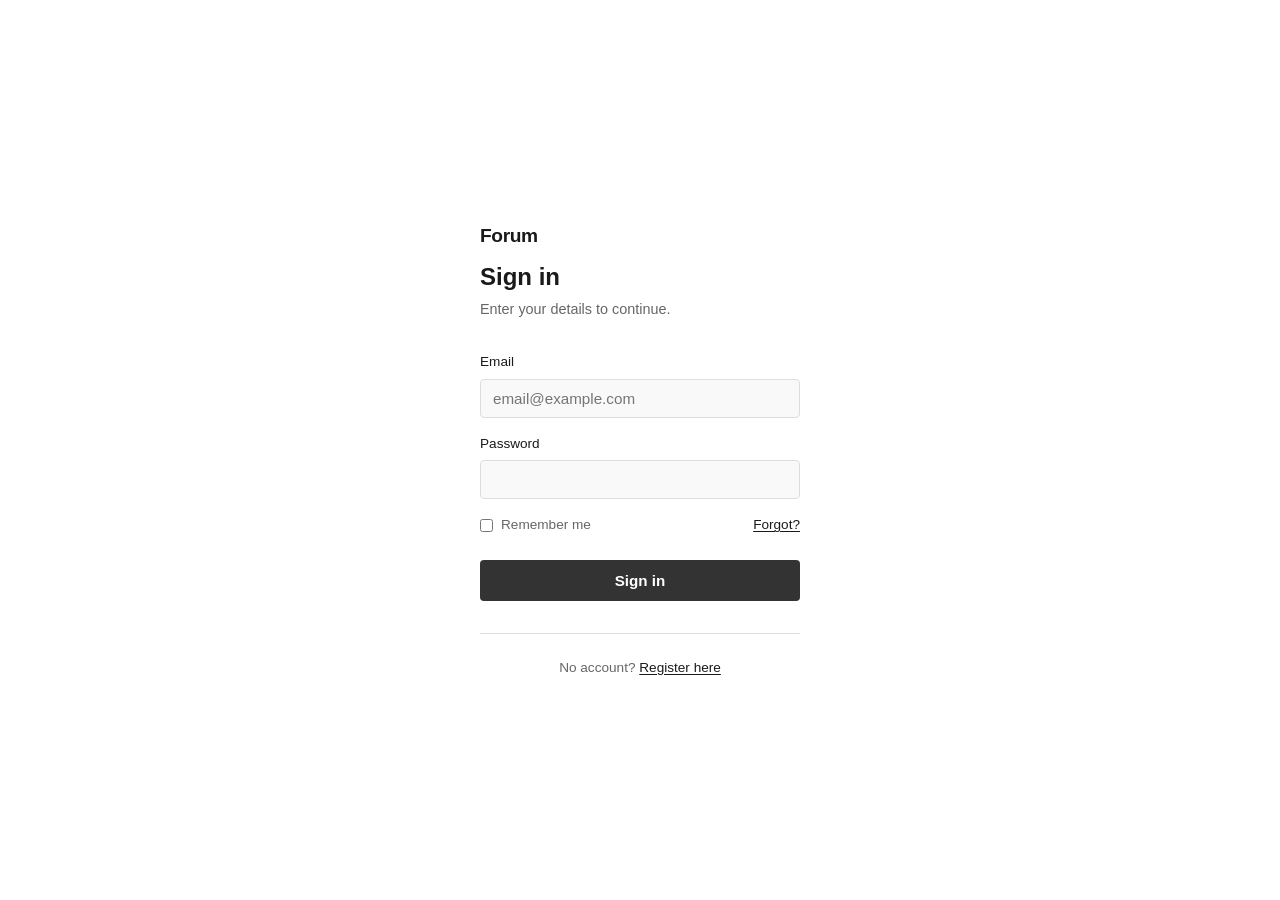
<file: login.html>
<!DOCTYPE html>
<html lang="en">
<head>
    <meta charset="UTF-8">
    <meta name="viewport" content="width=device-width, initial-scale=1.0">
    <title>Log in — Forum</title>
    <style>
        :root {
            --bg-color: #ffffff;
            --text-main: #1a1a1a;
            --text-muted: #666666;
            --border-color: #dddddd;
            --input-bg: #f9f9f9;
            --accent: #333333;
        }

        * {
            box-sizing: border-box;
            margin: 0;
            padding: 0;
        }

        body {
            font-family: -apple-system, BlinkMacSystemFont, "Segoe UI", Helvetica, Arial, sans-serif;
            background-color: var(--bg-color);
            color: var(--text-main);
            line-height: 1.5;
            display: flex;
            min-height: 100vh;
            align-items: center;
            justify-content: center;
        }

        .login-container {
            width: 100%;
            max-width: 360px;
            padding: 40px 20px;
        }

        .header {
            margin-bottom: 32px;
        }

        .brand {
            font-weight: 700;
            font-size: 1.2rem;
            letter-spacing: -0.02em;
            margin-bottom: 8px;
            display: block;
            text-decoration: none;
            color: var(--text-main);
        }

        h1 {
            font-size: 1.5rem;
            font-weight: 600;
            margin-bottom: 4px;
        }

        .subtitle {
            color: var(--text-muted);
            font-size: 0.9rem;
        }

        form {
            display: flex;
            flex-direction: column;
            gap: 16px;
        }

        .form-group {
            display: flex;
            flex-direction: column;
            gap: 6px;
        }

        label {
            font-size: 0.85rem;
            font-weight: 500;
        }

        input[type="email"],
        input[type="password"] {
            padding: 10px 12px;
            border: 1px solid var(--border-color);
            border-radius: 4px;
            font-size: 0.95rem;
            background-color: var(--input-bg);
            transition: border-color 0.1s;
        }

        input:focus {
            outline: none;
            border-color: var(--accent);
            background-color: #fff;
        }

        .form-options {
            display: flex;
            justify-content: space-between;
            align-items: center;
            font-size: 0.85rem;
        }

        .remember-me {
            display: flex;
            align-items: center;
            gap: 8px;
            color: var(--text-muted);
        }

        button {
            margin-top: 8px;
            padding: 12px;
            background-color: var(--accent);
            color: white;
            border: none;
            border-radius: 4px;
            font-size: 0.95rem;
            font-weight: 600;
            cursor: pointer;
        }

        button:hover {
            background-color: #000;
        }

        .footer {
            margin-top: 32px;
            padding-top: 24px;
            border-top: 1px solid var(--border-color);
            font-size: 0.85rem;
            text-align: center;
            color: var(--text-muted);
        }

        a {
            color: var(--text-main);
            text-decoration: underline;
            text-underline-offset: 2px;
        }

        a:hover {
            color: var(--accent);
        }

        .error-box {
            background-color: #fff0f0;
            border: 1px solid #ffdcdc;
            color: #c00;
            padding: 10px;
            font-size: 0.85rem;
            border-radius: 4px;
            margin-bottom: 16px;
        }
    </style>
</head>
<body>
    <div class="login-container">
        <div class="header">
            <a href="/" class="brand">Forum</a>
            <h1>Sign in</h1>
            <p class="subtitle">Enter your details to continue.</p>
        </div>

        <!-- Placeholder for error messages -->
        <!-- <div class="error-box">Invalid credentials provided.</div> -->

        <form method="POST" action="/login">
            <div class="form-group">
                <label for="email">Email</label>
                <input type="email" id="email" name="email" required autocomplete="email" placeholder="email@example.com">
            </div>

            <div class="form-group">
                <label for="password">Password</label>
                <input type="password" id="password" name="password" required autocomplete="current-password">
            </div>

            <div class="form-options">
                <label class="remember-me">
                    <input type="checkbox" name="remember"> Remember me
                </label>
                <a href="/forgot">Forgot?</a>
            </div>

            <button type="submit">Sign in</button>
        </form>

        <div class="footer">
            No account? <a href="/register">Register here</a>
        </div>
    </div>
</body>
</html>
</file>
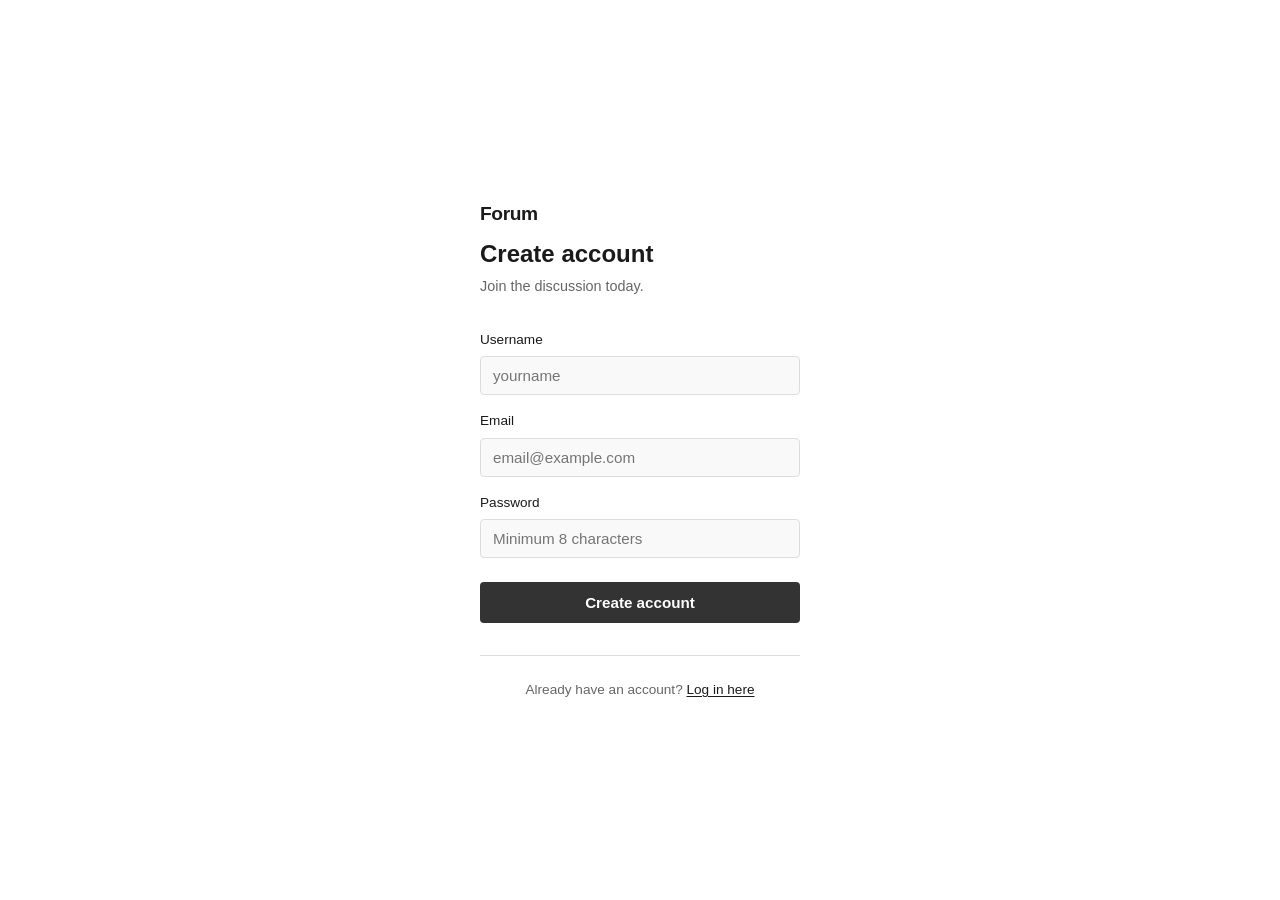
<file: register.html>
<!DOCTYPE html>
<html lang="en">
<head>
    <meta charset="UTF-8">
    <meta name="viewport" content="width=device-width, initial-scale=1.0">
    <title>Register — Forum</title>
    <style>
        :root {
            --bg-color: #ffffff;
            --text-main: #1a1a1a;
            --text-muted: #666666;
            --border-color: #dddddd;
            --input-bg: #f9f9f9;
            --accent: #333333;
        }

        * {
            box-sizing: border-box;
            margin: 0;
            padding: 0;
        }

        body {
            font-family: -apple-system, BlinkMacSystemFont, "Segoe UI", Helvetica, Arial, sans-serif;
            background-color: var(--bg-color);
            color: var(--text-main);
            line-height: 1.5;
            display: flex;
            min-height: 100vh;
            align-items: center;
            justify-content: center;
        }

        .container {
            width: 100%;
            max-width: 360px;
            padding: 40px 20px;
        }

        .header {
            margin-bottom: 32px;
        }

        .brand {
            font-weight: 700;
            font-size: 1.2rem;
            letter-spacing: -0.02em;
            margin-bottom: 8px;
            display: block;
            text-decoration: none;
            color: var(--text-main);
        }

        h1 {
            font-size: 1.5rem;
            font-weight: 600;
            margin-bottom: 4px;
        }

        .subtitle {
            color: var(--text-muted);
            font-size: 0.9rem;
        }

        form {
            display: flex;
            flex-direction: column;
            gap: 16px;
        }

        .form-group {
            display: flex;
            flex-direction: column;
            gap: 6px;
        }

        label {
            font-size: 0.85rem;
            font-weight: 500;
        }

        input {
            padding: 10px 12px;
            border: 1px solid var(--border-color);
            border-radius: 4px;
            font-size: 0.95rem;
            background-color: var(--input-bg);
            transition: border-color 0.1s;
        }

        input:focus {
            outline: none;
            border-color: var(--accent);
            background-color: #fff;
        }

        button {
            margin-top: 8px;
            padding: 12px;
            background-color: var(--accent);
            color: white;
            border: none;
            border-radius: 4px;
            font-size: 0.95rem;
            font-weight: 600;
            cursor: pointer;
        }

        button:hover {
            background-color: #000;
        }

        .footer {
            margin-top: 32px;
            padding-top: 24px;
            border-top: 1px solid var(--border-color);
            font-size: 0.85rem;
            text-align: center;
            color: var(--text-muted);
        }

        a {
            color: var(--text-main);
            text-decoration: underline;
            text-underline-offset: 2px;
        }

        a:hover {
            color: var(--accent);
        }

        .error-box {
            background-color: #fff0f0;
            border: 1px solid #ffdcdc;
            color: #c00;
            padding: 10px;
            font-size: 0.85rem;
            border-radius: 4px;
            margin-bottom: 16px;
        }
    </style>
</head>
<body>
    <div class="container">
        <div class="header">
            <a href="/" class="brand">Forum</a>
            <h1>Create account</h1>
            <p class="subtitle">Join the discussion today.</p>
        </div>

        <!-- Placeholder for error messages -->
        <!-- <div class="error-box">Registration failed. Please try again.</div> -->

        <form method="POST" action="/register">
            <div class="form-group">
                <label for="username">Username</label>
                <input type="text" id="username" name="username" required autocomplete="username" placeholder="yourname">
            </div>

            <div class="form-group">
                <label for="email">Email</label>
                <input type="email" id="email" name="email" required autocomplete="email" placeholder="email@example.com">
            </div>

            <div class="form-group">
                <label for="password">Password</label>
                <input type="password" id="password" name="password" required autocomplete="new-password" placeholder="Minimum 8 characters">
            </div>

            <button type="submit">Create account</button>
        </form>

        <div class="footer">
            Already have an account? <a href="/login">Log in here</a>
        </div>
    </div>
</body>
</html>
</file>
